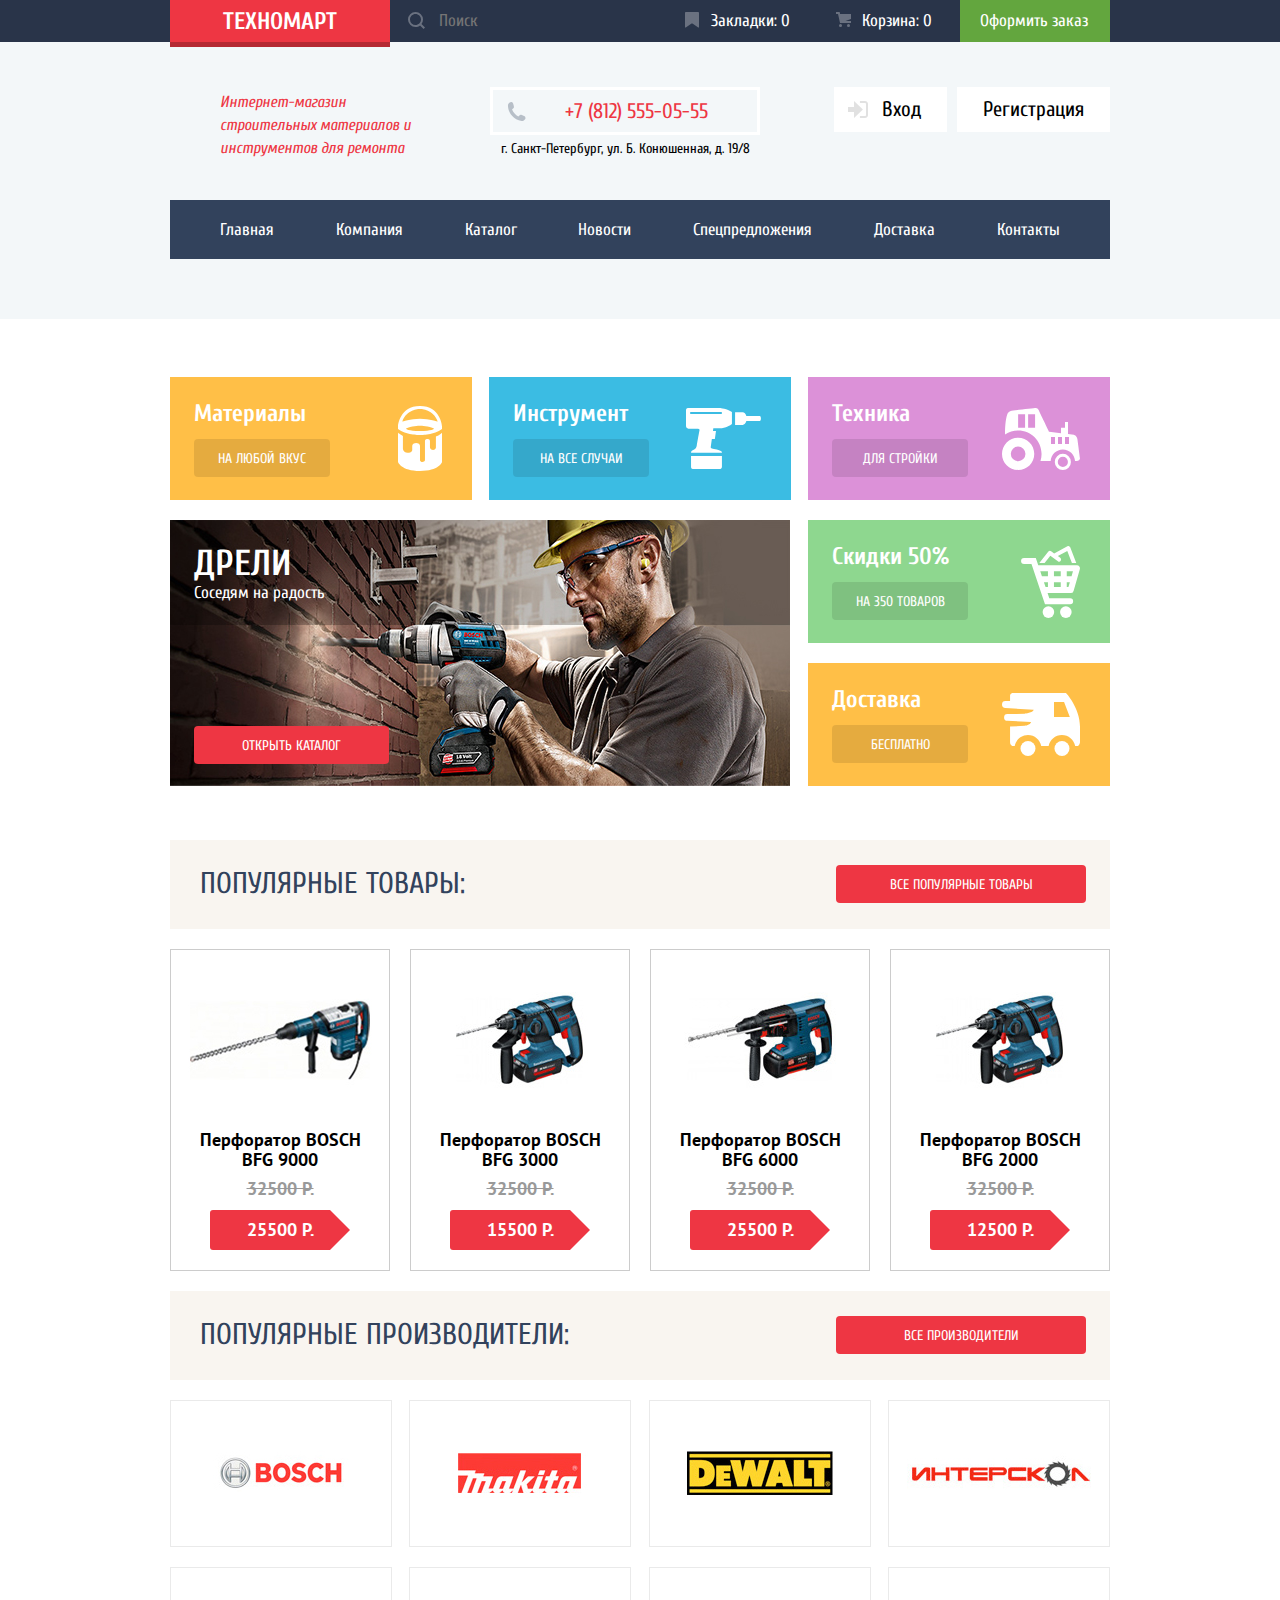
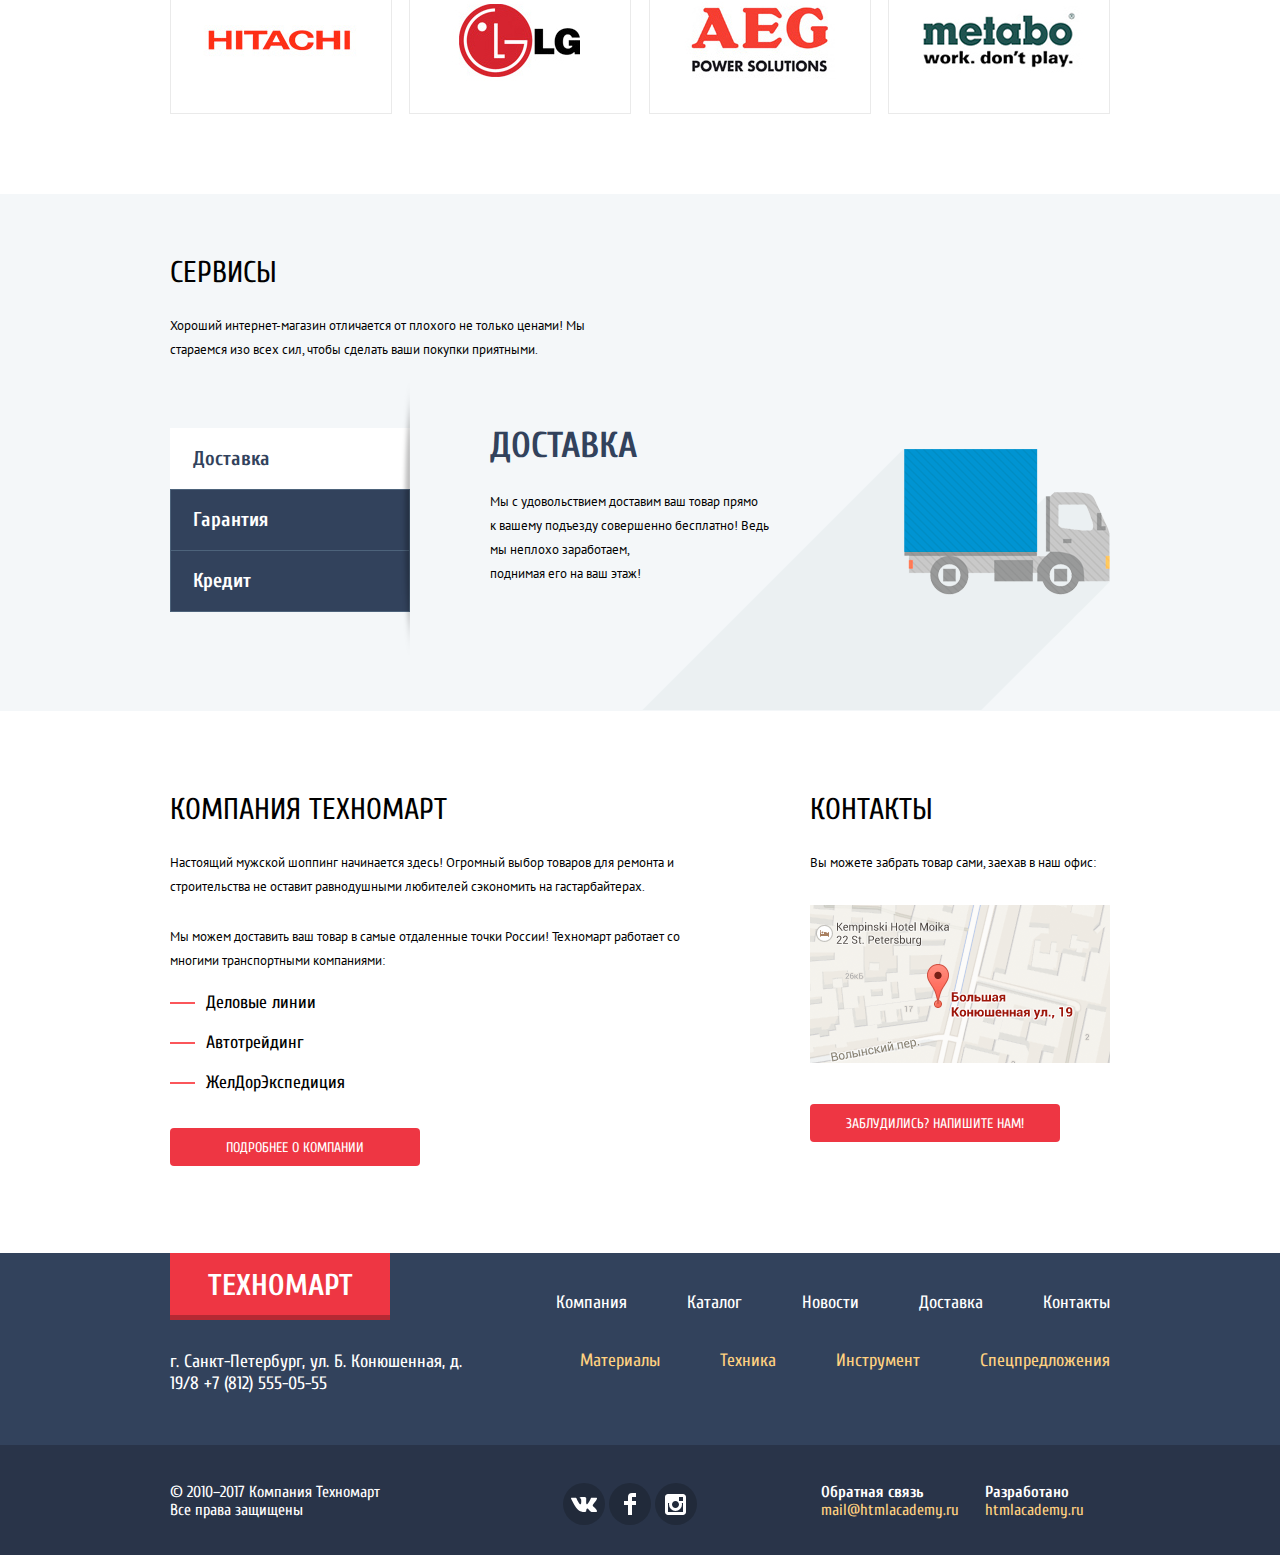
<file: index.html>
<!DOCTYPE html>
<html lang="ru">
  <head>
    <meta charset="utf-8">
    <title>HTML Academy: Техномарт</title>
    <link rel="stylesheet" href="css/normalize.css">
    <link rel="stylesheet" type="text/css" href="css/style.css">
    <link href="https://fonts.googleapis.com/css?family=Cuprum:400,400i,700,700i|PT+Sans:400,400i,700,700i&amp;subset=cyrillic" rel="stylesheet">
  </head>


  <body>


    <header>
      <div class="purchase-panel">
        <div class="purchase-nav container">
          <a class="logo-button" aria-label="Логотип компании">ТЕХНОМАРТ</a>
          <!-- Форма поиска -->
          <form class="header-search">
            <label for="search" class="visually-hidden">Поиск по сайту</label>
            <input id="search" type="search" name="Поиск" placeholder="Поиск" class="search-field">
          </form>
          <ul class="purchase-links list">
            <li><a class="bookmarks-link" href="bookmarks.html">Закладки: 0</a></li>
            <li><a class="basket-link" href="basket.html">Корзина: 0</a></li>
            <li><a class="buy-link" href="purchase.html">Оформить заказ</a></li>
          </ul>
        </div>
  		</div>
  		<div class="info-panel">
        <div class="info-panel container">
          <p class="info-panel-descriptor">Интернет-магазин строительных материалов и инструментов для ремонта
          </p>
          <div class="info-panel-contacts">
            <a class="info-panel-phone" href="tel:+78125550555" aria-label="Позвоните нам по телефону">+7 (812) 555-05-55</a>
            <p class="info-panel-address" aria-label="Наш адрес">г. Санкт-Петербург, ул. Б. Конюшенная, д. 19/8
            </p>
          </div>
          <ul class="user-navigation list">
            <li><a class="login" href="login.html">Вход</a></li>
            <li><a class="register" href="signup.html">Регистрация</a></li>
          </ul>
        </div>
  		</div>

<!-- Главная навигация -->

        <nav class="container" aria-label="Навигация по сайту">
          <div class="main-navigation"> <!-- Можно без дива)) Но тогда получится не как в дизайне, а без увеличенных отступов слева и справа -->
            <ul class="main-nav list">
              <li><a class="main-nav-current" href="index.html">Главная</a></li>
              <li><a href="company.html">Компания</a></li>
              <li><a href="catalog.html">Каталог</a></li>
              <li><a href="news.html">Новости</a></li>
              <li><a href="special-offer.html">Спецпредложения</a></li>
              <li><a href="delivery.html">Доставка</a></li>
              <li><a href="contacts.html">Контакты</a></li>
            </ul>
          </div>
        </nav>
  	</header>
  	

    <main>

<!-- Плитка категорий -->

  		<section class="items-category">
  			<h1 class="visually-hidden">Сайт магазина Техномарт</h1>

  			<div class="item-category materials">
  				<p class="items-header">Материалы</p>
  				<a class="items-category-button" href="" aria-label="Открыть каталог материалов">На любой вкус</a>
  			</div>

  			<div class="item-category tools">
  				<p class="items-header">Инструмент</p>
  				<a class="items-category-button" href="" aria-label="Открыть каталог инструментов">На все случаи</a>
  			</div>

  			<div class="item-category equipment">
  				<p class="items-header">Техника</p>
  				<a class="items-category-button" href="" aria-label="Открыть каталог техники">Для стройки</a>
  			</div>

        <!-- Как слайдер влияет на разметку? Сверстать оба слайда! Position absolute, z index 10 -->
        <div class="items-category-slider">
          <div class="slide perf">
            <div class="items-category-text">
              <p class="slider-header">Перфораторы</p>
              <p class="slider-description">Настоящие мужские игрушки</p>
            </div>
            <a class="slider red-button" href="#" aria-label="Открыть каталог перфораторов">Открыть каталог</a>
          </div>
          <div class="slide drill">
            <div class="items-category-text">
              <p class="slider-header">Дрели</p>
              <p class="slider-description">Соседям на радость</p>
            </div>
            <a class="slider red-button" href="#" aria-label="Открыть каталог дрелей">Открыть каталог</a>
          </div>
        </div>

        <div> <!-- Группировка для флекса -->
          <div class="items-category-float">
            <div class="item-category sale">
              <p class="items-header">Скидки 50%</p>
              <a class="items-category-button" href="" aria-label="Открыть страницу товаров со скидками">На 350 товаров</a>
            </div>
            <div class="item-category delivery">
              <p class="items-header">Доставка</p>
              <a class="items-category-button" href="" aria-label="Условия доставки">Бесплатно</a>
            </div>
          </div>
        </div>
  		</section>

<!-- Популярные товары -->

  		<section class="popular-items">
        <div class="items header-block">
          <h2>Популярные товары:</h2>
          <a class="red-button" href="popular-items.html">Все популярные товары</a>
        </div>
        <div class="popular-items container">
          <div class="item-card">
  				<img class="item-pic" src="img/snippet-32961.jpg" width="200" height="160" alt="Фото товара">
  				<h3>Перфоратор BOSCH BFG 9000</h3>
  				<p class="old-price">32500 Р.</p>
  				<p class="new-price">25500 Р.</p>
          </div>
          <div class="item-card">
  				  <img class="item-pic" src="img/snippet-18927.jpg" width="200" height="160" alt="Фото товара">
  				  <h3>Перфоратор BOSCH BFG 3000</h3>
  				  <p class="old-price">32500 Р.</p>
  				  <p class="new-price">15500 Р.</p>
          </div>
          <div class="item-card">
  				  <img class="item-pic" src="img/snippet-945.jpg" width="200" height="160" alt="Фото товара">
  				  <h3>Перфоратор BOSCH BFG 6000</h3>
  				  <p class="old-price">32500 Р.</p>
  				  <p class="new-price">25500 Р.</p>
          </div>
          <div class="item-card">
  				  <img class="item-pic" src="img/snippet-18927.jpg" width="200" height="160" alt="Фото товара">
  				  <h3>Перфоратор BOSCH BFG 2000</h3>
  				  <p class="old-price">32500 Р.</p>
  				  <p class="new-price">12500 Р.</p>
  				  <!-- Непонятно что делать с лейблом new span с тектомю position relative, absoluse - transform rotate, overflow hidden -->
          </div>
        </div>
  		</section>

<!-- Популярные бренды -->

  		<section class="popular-brands">
        <div class="brands header-block">
          <h2>Популярные производители:</h2>
          <a class="red-button" href="allbrands.html">Все производители</a>
        </div>
        <div class="popular-brands container">
          <ul class="popular-brands list">
            <li>
              <a class="logo-link" href="catalog-bosch.html">
              <img src="img/bosch.jpg" width="200" height="110" alt="logo-bosch">
              </a>  
            </li>
            <li>
              <a class="logo-link" href="catalog-makita.html">
                <img src="img/makita.jpg" width="200" height="110" alt="logo-makita">
              </a>  
            </li>
            <li>
              <a class="logo-link" href="catalog-de-walt.html">
                <img src="img/de-walt.jpg" width="200" height="110" alt="logo-de-walt">
              </a>  
            </li>
            <li>
              <a class="logo-link" href="catalog-interskol.html">
                <img src="img/interskol.jpg" width="200" height="110" alt="logo-interskol">
              </a>  
            </li>
            <li>
              <a class="logo-link" href="catalog-hitachi.html">
                <img src="img/hitachi.jpg" width="200" height="110" alt="logo-hitachi">
              </a>  
            </li>
            <li>
              <a class="logo-link" href="catalog-lg.html">
                <img src="img/lg.jpg" width="200" height="110" alt="logo-lg">
              </a>  
            </li>
            <li>
              <a class="logo-link" href="catalog-aeg.html">
                <img src="img/aeg.jpg" width="200" height="110" alt="logo-aeg">
              </a>  
            </li>
            <li>
              <a class="logo-link" href="catalog-metabo.html">
                <img src="img/metabo.jpg" width="200" height="110" alt="logo-metabo">
              </a>  
            </li> 
          </ul>
        </div>
  		</section>

<!-- Сервисы -->

  		<section class="services">
        
        <div class="services container">
          
          <div class="services header">
            <h2>Сервисы</h2>
            <p class="text13-24">Хороший интернет-магазин отличается от плохого не только ценами! Мы стараемся изо всех сил, чтобы сделать ваши покупки приятными.</p>
          </div>

          <div class="services-for-flex">

            <div class="tabs" aria-label="Наши сервисы">
              <ul class="tab list">
                <li class="tab-active"><a href="#">Доставка</a></li>
                <li><a href="#">Гарантия</a></li>
                <li><a href="#">Кредит</a></li>
              </ul>
            </div>

            <div class="tabs-content">

              <div class="tab-content delivery">
                <h3>Доставка</h3>
                <p class="text13-24">
                  Мы с удовольствием доставим ваш товар прямо<br>
                  к вашему подъезду совершенно бесплатно!
                  Ведь мы неплохо заработаем,<br>
                  поднимая его на ваш этаж!
                </p>
              </div>
            
              <div class="tab-content guaranty hidden">
                <h3>Гарантия</h3>
                <p class="text13-24">
                Если купленный у нас товар поломается или заискрит,<br>
                а также в случае пожара, спровоцированного его возгаранием, вы всегда можете быть уверены в нашей гарантии. Мы обменяем сгоревший товар на новый.<br>
                Дом уж восстановите как-нибудь сами.
                </p>
              </div>

              <div class="tab-content credit hidden">
                <h3>Кредит</h3>
                <p class="text13-24">
                Залезть в долговую яму стало проще!<br>
                Кредитные консультанты придут вам на помощь.
                </p>
                <a class="red-button" href="#">Отправить заявку</a>
              </div>

            </div>

          </div>

        </div>

  		</section>


      <div class="info container">

        <section class="info-company">
          <h2>Компания Техномарт</h2>
          <p class="text13-24">Настоящий мужской шоппинг начинается здесь! Огромный выбор товаров для ремонта и строительства не оставит равнодушными любителей сэкономить на гастарбайтерах.</p>
          <p class="text13-24">Мы можем доставить ваш товар в самые отдаленные точки России! Техномарт работает со многими транспортными компаниями:</p>
          <ul class="info-company list">
            <li>Деловые линии</li>
            <li>Автотрейдинг</li>
            <li>ЖелДорЭкспедиция</li>
          </ul>
          <a class="red-button" href="company.html">Подробнее о компании</a>
        </section>

        <section class="contacts">
          <h2>Контакты</h2>
          <p class="text13-24">Вы можете забрать товар сами, заехав в наш офис:</p>
          <a class="map" href="#">
            <img src="img/map.jpg" width="300" height="158" alt="google-map">
          </a>
          <!-- Как правильно разметить карту? -->
          <a class="red-button" href="#">Заблудились? Напишите нам!</a>
      </section>
      </div>
    

    </main>


    <footer class="main-footer">

      <div class="footer-flex container">

        <div class="footer-group-f">
          <div class="footer-logo">
            <a class="footer-logo-button">ТЕХНОМАРТ</a>
          </div>
          <ul class="footer-nav-f list">
            <li><a href="company.html">Компания</a></li>
            <li><a href="catalog.html">Каталог</a></li>
            <li><a href="news.html">Новости</a></li>
            <li><a href="delivery.html">Доставка</a></li>
            <li><a href="contacts.html">Контакты</a></li>
          </ul>
        </div>

        <div class="footer-group-s">
          <div class="footer-description"> г. Санкт-Петербург, ул. Б. Конюшенная, д.
          19/8 +7 (812) 555-05-55
          </div>
          <ul class="footer-nav-s list">
            <li><a href="materials.html">Материалы</a></li>
            <li><a href="tech">Техника</a></li>
            <li><a href="equipment.html">Инструмент</a></li>
            <li><a href="special-offer.html">Спецпредложения</a></li>
          </ul>
        </div>

      </div>

  	</footer>


    <footer class="info-footer">
      <div class="info-footer-flex container">
        <p class="footer-copyright">
          &copy; 2010–2017 Компания Техномарт
          Все права защищены
        </p>
        <div class="social-buttons">
          <b class="visually-hidden">Присоединяйтесь к нам в социальных сетях</b>
          <ul class="social list">
            <li><a class="social-button vk" href="#" aria-label="Вконтакте">Вконтакте</a></li>
            <li><a class="social-button fb" href="#" aria-label="Фейсбук">Фейсбук</a></li>
            <li><a class="social-button insta" href="#" aria-label="Инстаграм">Инстаграм</a></li>
          </ul>
        </div>
        <p class="email-feedback">
          <b>Обратная связь</b>
          <a href="mailto:mail@htmlacademy.ru">mail@htmlacademy.ru</a>
        </p>
        <p class="developed-by">
          <b>Разработано</b>
          <a href="https://htmlacademy.ru">htmlacademy.ru</a>
        </p>
      </div>
    </footer>



  </body>
</html>
</file>
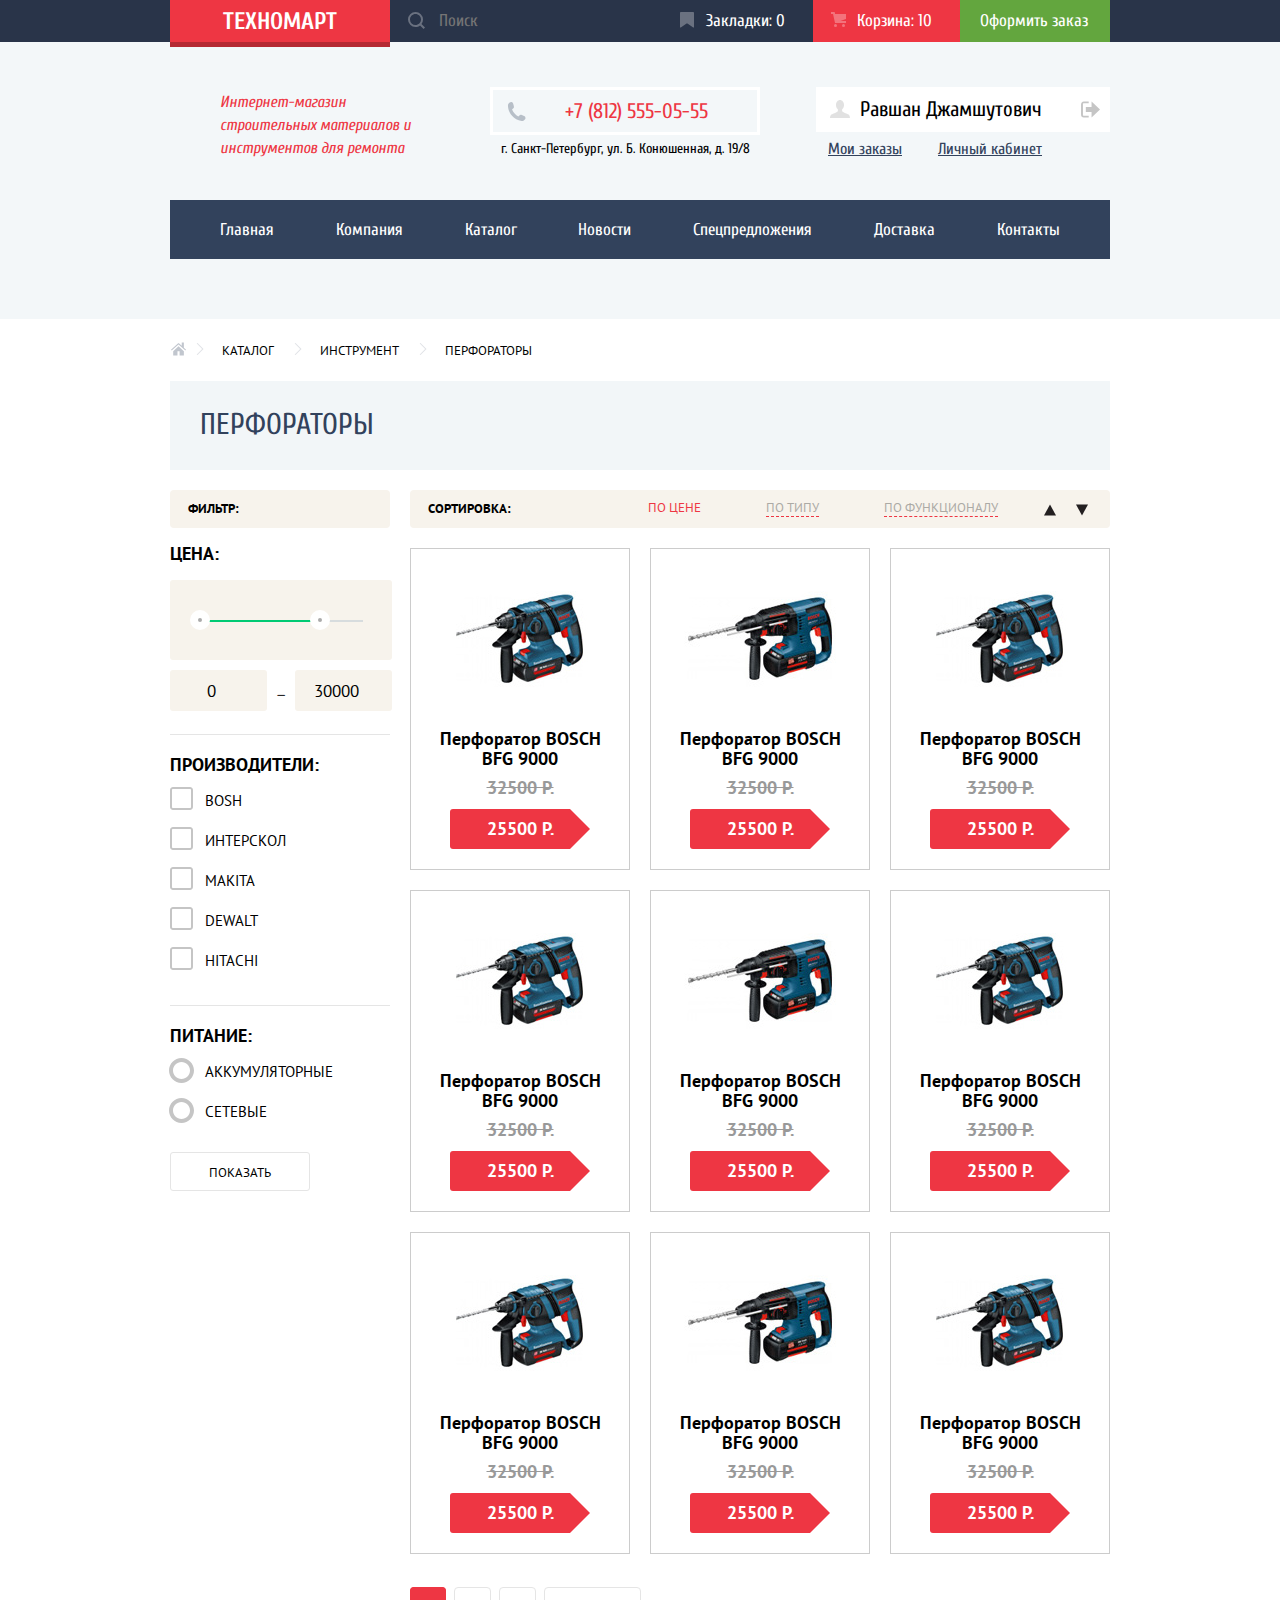
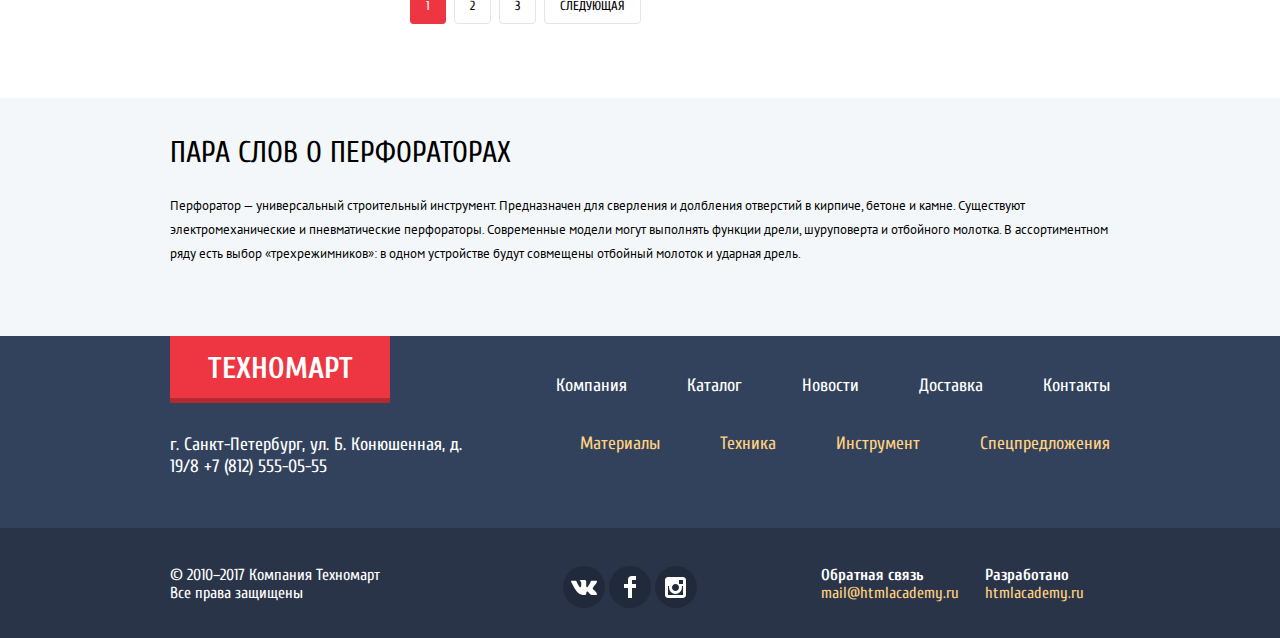
<file: catalog.html>
<!DOCTYPE html>
<html lang="ru">
  <head>
    <meta charset="utf-8">
    <title>HTML Academy: Техномарт</title>
    <link rel="stylesheet" href="css/normalize.css">
    <link rel="stylesheet" type="text/css" href="css/style.css">
    <link href="https://fonts.googleapis.com/css?family=Cuprum:400,400i,700,700i|PT+Sans:400,400i,700,700i&amp;subset=cyrillic" rel="stylesheet">
  </head>


  <body>


    <header>
      <div class="purchase-panel">
        <div class="purchase-nav container">
          <a class="logo-button" href="index.html" aria-label="Логотип компании">ТЕХНОМАРТ</a>
          <!-- Форма поиска -->
          <form class="header-search">
            <label for="search" class="visually-hidden">Поиск по сайту</label>
            <input id="search" type="search" name="Поиск" placeholder="Поиск" class="search-field">
          </form>
          <ul class="purchase-links list">
            <li><a class="bookmarks-link" href="bookmarks.html">Закладки: 0</a></li>
            <li><a class="basket-link active" href="basket.html">Корзина: 10</a></li>
            <li><a class="buy-link" href="purchase.html">Оформить заказ</a></li>
          </ul>
        </div>
      </div>
      <div class="info-panel">
        <div class="info-panel container">
          <p class="info-panel-descriptor">Интернет-магазин строительных материалов и инструментов для ремонта
          </p>
          <div class="info-panel-contacts">
            <a class="info-panel-phone" href="tel:+78125550555" aria-label="Позвоните нам по телефону">+7 (812) 555-05-55</a>
            <p class="info-panel-address" aria-label="Наш адрес">г. Санкт-Петербург, ул. Б. Конюшенная, д. 19/8
            </p>
          </div>
          <div>
            <ul class="user-navigation list">
              <li><a class="customer-name" href="profile.html">Равшан Джамшутович</a></li>
              <li><a class="logout" href="index.html">
                <img src="icons/icon-logout.svg" width="20" height="17" alt="Выйти из личного кабинета">
              </a></li>
            </ul>
            <ul class="personal-links list">
              <li><a href="purchase-history.html">Мои заказы</a></li>
              <li><a href="account.html">Личный кабинет</a></li>
            </ul>
          </div>
        </div>
      </div>

<!-- Главная навигация -->

        <nav class="container" aria-label="Навигация по сайту">
          <div class="main-navigation"> <!-- Можно без дива)) Но тогда получится не как в дизайне, а без увеличенных отступов слева и справа -->
            <ul class="main-nav list">
              <li><a class="main-nav-current" href="index.html">Главная</a></li>
              <li><a href="company.html">Компания</a></li>
              <li><a href="catalog.html">Каталог</a></li>
              <li><a href="news.html">Новости</a></li>
              <li><a href="special-offer.html">Спецпредложения</a></li>
              <li><a href="delivery.html">Доставка</a></li>
              <li><a href="contacts.html">Контакты</a></li>
            </ul>
          </div>
        </nav>
    </header>


  	<main>

      <section class="breadcrumbs">
        <h2 class="visually-hidden">Хлебные крошки</h2>
        <ul class="breadcrumbs list">
          <li><a class="breadcrumbs-link-home" href="index.html">
            <img src="icons/icon-home.svg" width="16" height="16" alt="на главную">
          </a></li>
          <li><a class="breadcrumbs-link" href="#">Каталог</a></li>
          <li><a class="breadcrumbs-link" href="#">Инструмент</a></li>
          <li><a class="breadcrumbs-link current">Перфораторы</a></li>
        </ul>
      </section>

      <section class="catalog-name header-block">
        <h2>Перфораторы</h2>
      </section>

<!--  Сетка на флексе -->

      <div class="for-flex container">


        <!-- Правая колонка - фильтр -->
        <div class="flex-for-filter">
          <!-- Фильтр -->
          <section class="filter">

            <h3>Фильтр:</h3>

            <form class="filter" method="get" action="#">
              <!-- Фильтр по цене -->
              <fieldset class="field">
                <legend>Цена:</legend>

                <div class="range-controls">
                  <div class="scale">
                    <div class="bar"></div>
                  </div>
                  <div class="toggle min-toggle"></div>
                  <div class="toggle max-toggle"></div>
                </div>

                <div class="price-range">
                  <label for="filter-price-from" class="visually-hidden">Минимальная цена</label>
                  <input id="filter-price-from" type="number" name="price-from" value="0" class="price-min">
                  <p>—</p>
                  <label for="filter-price-to" class="visually-hidden">Максимальная цена</label>
                  <input id="filter-price-to" type="number" name="price-to" value="30000" class="price-max">
                </div>
              </fieldset>
              <hr class="divider">
              <!-- Фильтр по производителю -->

              <fieldset class="field">
                <legend>Производители:</legend>
                <ul class="filter-brands list">
                  <li>
                    <input id="filter-bosh" type="checkbox" name="Bosh">
                    <label for="filter-bosh">Bosh</label>
                  </li>
                  <li>
                    <input id="filter-interskol" type="checkbox" name="Interskol">
                    <label for="filter-interskol">Интерскол</label>
                  </li>
                  <li>
                    <input id="filter-makita" type="checkbox" name="Makita">
                    <label for="filter-makita">Makita</label>
                  </li>
                  <li>
                    <input id="filter-deWalt" type="checkbox" name="DeWalt">
                    <label for="filter-deWalt">DeWalt</label>
                  </li>
                  <li>
                    <input id="filter-hitachi" type="checkbox" name="Hitachi">
                    <label for="filter-hitachi">Hitachi</label>
                  </li>
                </ul>

              </fieldset>
              <hr class="divider">

              <!-- Фильтр по питанию -->

              <fieldset class="field">
                <legend>Питание:</legend>
                <ul class="filter-supply list">
                  <li>
                    <input id="filter-battery" type="radio" name="battery">
                    <label for="filter-battery">Аккумуляторные</label>
                  </li>
                  <li>
                    <input id="filter-mains-supply" type="radio" name="mains supply">
                    <label for="filter-mains-supply">Сетевые</label>
                  </li>
                </ul>
              </fieldset>

              <!-- Кнопки -->
              <button type="submit" class="filter-show-result">Показать</button>
            </form>
          </section>
        </div>
        <!-- flex-for-filter -->

      <!-- Сортировка и выдача левая зона -->
      <div class="for-flex-left-zone">

        <section class="sort">
          <h3>Сортировка:</h3>
          <ul class="sort list">
            <li class="sort-link-active"><a href="#">По цене</a></li>
            <li class="sort-link"><a href="#">По типу</a></li>
            <li class="sort-link"><a href="#">По функционалу</a></li>
          </ul>
          <ul class="sort-icons list">
            <li ><a class="sort-up active" href="#">
              <img src="icons/sort-up.svg" width="12" height="12" alt="Сортировка по возрастанию">
            </a></li>
            <li ><a class="sort-down" href="#">
              <img src="icons/sort-down.svg" width="12" height="12" alt="Сортировка по убыванию">
            </a></li>
          </ul>
        </section>

        <!-- Выдача -->
        <section class="item-cards">
          <div class="item-card">
          	<div class="actions">
            	<a href="#" class="buy">Купить</a>
            	<a href="#" class="bookmark">В закладки</a>
            </div>
            <img class="item-pic" src="img/snippet-18927.jpg" width="200" height="160" alt="Фото товара">
            <h3>Перфоратор BOSCH BFG 9000</h3>
            <p class="old-price">32500 Р.</p>
            <p class="new-price">25500 Р.</p>
          </div>
          <div class="item-card">
            <div class="actions">
              <a href="#" class="buy">Купить</a>
              <a href="#" class="bookmark">В закладки</a>
            </div>
            <img class="item-pic" src="img/snippet-945.jpg" width="200" height="160" alt="Фото товара">
            <h3>Перфоратор BOSCH BFG 9000</h3>
            <p class="old-price">32500 Р.</p>
            <p class="new-price">25500 Р.</p>
          </div>
          <div class="item-card">
            <div class="actions">
              <a href="#" class="buy">Купить</a>
              <a href="#" class="bookmark">В закладки</a>
            </div>
            <img class="item-pic" src="img/snippet-18927.jpg" width="200" height="160" alt="Фото товара">
            <h3>Перфоратор BOSCH BFG 9000</h3>
            <p class="old-price">32500 Р.</p>
            <p class="new-price">25500 Р.</p>
          </div>


          <div class="item-card">
            <div class="actions">
              <a href="#" class="buy">Купить</a>
              <a href="#" class="bookmark">В закладки</a>
            </div>
            <img class="item-pic" src="img/snippet-18927.jpg" width="200" height="160" alt="Фото товара">
            <h3>Перфоратор BOSCH BFG 9000</h3>
            <p class="old-price">32500 Р.</p>
            <p class="new-price">25500 Р.</p>
          </div>
          <div class="item-card">
            <div class="actions">
              <a href="#" class="buy">Купить</a>
              <a href="#" class="bookmark">В закладки</a>
            </div>
            <img class="item-pic" src="img/snippet-945.jpg" width="200" height="160" alt="Фото товара">
            <h3>Перфоратор BOSCH BFG 9000</h3>
            <p class="old-price">32500 Р.</p>
            <p class="new-price">25500 Р.</p>
          </div>
          <div class="item-card">
            <div class="actions">
              <a href="#" class="buy">Купить</a>
              <a href="#" class="bookmark">В закладки</a>
            </div>
            <img class="item-pic" src="img/snippet-18927.jpg" width="200" height="160" alt="Фото товара">
            <h3>Перфоратор BOSCH BFG 9000</h3>
            <p class="old-price">32500 Р.</p>
            <p class="new-price">25500 Р.</p>
          </div>


          <div class="item-card">
            <div class="actions">
              <a href="#" class="buy">Купить</a>
              <a href="#" class="bookmark">В закладки</a>
            </div>
            <img class="item-pic" src="img/snippet-18927.jpg" width="200" height="160" alt="Фото товара">
            <h3>Перфоратор BOSCH BFG 9000</h3>
            <p class="old-price">32500 Р.</p>
            <p class="new-price">25500 Р.</p>
          </div>
          <div class="item-card">
            <div class="actions">
              <a href="#" class="buy">Купить</a>
              <a href="#" class="bookmark">В закладки</a>
            </div>
            <img class="item-pic" src="img/snippet-945.jpg" width="200" height="160" alt="Фото товара">
            <h3>Перфоратор BOSCH BFG 9000</h3>
            <p class="old-price">32500 Р.</p>
            <p class="new-price">25500 Р.</p>
          </div>
          <div class="item-card">
            <div class="actions">
              <a href="#" class="buy">Купить</a>
              <a href="#" class="bookmark">В закладки</a>
            </div>
            <img class="item-pic" src="img/snippet-18927.jpg" width="200" height="160" alt="Фото товара">
            <h3>Перфоратор BOSCH BFG 9000</h3>
            <p class="old-price">32500 Р.</p>
            <p class="new-price">25500 Р.</p>
          </div>


          <nav class="pagination">
            <ul>
              <li><a class="pagination-button active" aria-label="текущая страница, страница 1">1</a>
              </li>
              <li><a class="pagination-button" aria-label="на страницу 2" href="#">2</a>
              </li>
              <li><a class="pagination-button" aria-label="на страницу 3" href="#">3</a>
              </li>
              <li><a class="pagination-button" aria-label="на следующую страницу" href="#">Следующая</a>
             </li>
            </ul>
          </nav>

        </section>
      </div>

      </div>
      <!-- закрывающий див для всей сетки -->


<!-- Текст о перфораторах -->

      <section class="seo-text">
        <div class="container">
          <h2>Пара слов о перфораторах</h2>
          <p class="text13-24">
            Перфоратор — универсальный строительный инструмент. Предназначен для сверления и долбления отверстий в кирпиче, бетоне и камне. Существуют электромеханические и пневматические перфораторы. Современные модели могут выполнять функции дрели, шуруповерта и отбойного молотка. В ассортиментном ряду есть выбор «трехрежимников»: в одном устройстве будут совмещены отбойный молоток и ударная дрель.
          </p>
        </div>
      </section>


  	</main>


    <footer class="main-footer">

      <div class="footer-flex container">

        <div class="footer-group-f">
          <div class="footer-logo">
            <a class="footer-logo-button">ТЕХНОМАРТ</a>
          </div>
          <ul class="footer-nav-f list">
            <li><a href="company.html">Компания</a></li>
            <li><a href="catalog.html">Каталог</a></li>
            <li><a href="news.html">Новости</a></li>
            <li><a href="delivery.html">Доставка</a></li>
            <li><a href="contacts.html">Контакты</a></li>
          </ul>
        </div>

        <div class="footer-group-s">
          <div class="footer-description"> г. Санкт-Петербург, ул. Б. Конюшенная, д.
          19/8 +7 (812) 555-05-55
          </div>
          <ul class="footer-nav-s list">
            <li><a href="materials.html">Материалы</a></li>
            <li><a href="tech">Техника</a></li>
            <li><a href="equipment.html">Инструмент</a></li>
            <li><a href="special-offer.html">Спецпредложения</a></li>
          </ul>
        </div>

      </div>
    </footer>


    <footer class="info-footer">
      <div class="info-footer-flex container">
        <p class="footer-copyright">
          &copy; 2010–2017 Компания Техномарт
          Все права защищены
        </p>
        <div class="social-buttons">
          <b class="visually-hidden">Присоединяйтесь к нам в социальных сетях</b>
          <ul class="social list">
            <li><a class="social-button vk" href="#" aria-label="Вконтакте">Вконтакте</a></li>
            <li><a class="social-button fb" href="#" aria-label="Фейсбук">Фейсбук</a></li>
            <li><a class="social-button insta" href="#" aria-label="Инстаграм">Инстаграм</a></li>
          </ul>
        </div>
        <p class="email-feedback">
          <b>Обратная связь</b>
          <a href="mailto:mail@htmlacademy.ru">mail@htmlacademy.ru</a>
        </p>
        <p class="developed-by">
          <b>Разработано</b>
          <a href="https://htmlacademy.ru">htmlacademy.ru</a>
        </p>
      </div>
    </footer>


  </body>
</html>
</file>
<file: css/style.css>
body {
	margin: 0;
	padding: 0;
	/* Это задано только для тега body и не наследуется остальным тегам */
	font-family: Cuprum, Arial, sans-serif;
	font-size: 13px;
	line-height: 24px;
	font-weight: 400;
	color: black;
	text-transform: none;
	background-color: white;
}

h2 {
	font-size: 30px;
	line-height: 30px;
	font-weight: 400;
	text-transform: uppercase;

	color: #32425c;
	margin: 0px;
}

a {
	text-decoration: none;
}

header {
	width: auto;
	height: auto;
	background-color: #f3f7f9;
	padding-bottom: 60px;

}

/* Общие селекторы */

.visually-hidden:not(:focus):not(:active),
input[type="checkbox"].visually-hidden,
input[type="checkbox"].visually-hidden {
  position: absolute;

  width: 1px;
  height: 1px;
  margin: -1px;
  border: 0px;
  padding: 0px;

  clip-path: inset(100%);
  clip: rect(0 0 0 0);
  overflow: hidden;

}

.list {
	list-style: none;
	padding: 0px;
	margin: 0px;
}

.container {
	width: 940px;
	margin-left: auto;
	margin-right: auto;
}

.red-button {
	width: 250px;
	height: 14px;
	text-align: center;

	border-radius: 4px;
	display: inline-block;

	padding-top: 13px;
	padding-bottom: 11px;

	font-size: 14px;
	line-height: 14px;
	text-transform: uppercase;
	color: #ffffff;

	background-color: #ee3643;

}

.text13-24 {
	font-family: "PT Sans", Arial, sans-serif;
	font-size: 13px;
	line-height: 24px;
	margin: 0px;
}

.header-block {
	width: 886px;
	height: 38px;
	background-color: #f9f5f0;
	margin-left: auto;
	margin-right: auto;
	display: flex;
	justify-content: space-between;

	padding-top: 25px;
	padding-left: 30px;
	padding-right: 24px;
	padding-bottom: 26px;

}


/* Пошла стилизация элементов */

.purchase-panel {
	background-color: #293449;
	/* Нужно, чтобы относительно него выровнять container c purchase-nav */
}

.purchase-nav.container {
	width: 940px;
	height: 42px;
	display: flex;
	flex-wrap: wrap;
}

.logo-button {
    width: 220px;
    padding-top: 10px;
    font-size: 24px;
    line-height: 24px;
    font-weight: 700;
    color: #ffffff;
    text-align: center;

    background-color: #ee3643;
    box-shadow: 0 5px #b52933;
}

/* Форма поиска */
.header-search {
	width: 270px;
	background-color: #293449;
	position: relative;
}

.search-field {
	width: 100%;
	padding: 12px 0 12px 49px;
	font-size: 17px;
	line-height: 18px;
	font-weight: 400;
	font-style: normal;
	font-family: "Cuprum", "Arial", sans-serif;
	color: #ffffff;
	background-color: #293449;
	border: none;
	outline: none;
}

.search-field:hover {
	background-color: #161d29;
	color: #ffffff;
}

.search-field:focus,
.search-field:active {
	background-color: #ffffff;
	color: #000000;
}

.header-search:before {
	content: "";
	position: absolute;
	top: 12px;
	left: 18px;
	width: 17px;
	height: 17px;
	background-image: url("../icons/icon-search.svg");
	background-repeat: no-repeat;
	background-position: 0 0;
	opacity: 0.3;
}

/* Как заставить реагировать на наведение, фокус и актив? */
.header-search:hover::before {
	opacity: 0,5;
}

.header-search:focus::before {
	background-image: url("../icons/icon-search-focus.svg");
	opacity: 1;

}
.purchase-links  {
	width: 450px;
	height: 42px;
	display: flex;
	flex-wrap: wrap;
	justify-content: flex-end;
}

.purchase-links a {
	position: relative;
	display: block;
	vertical-align: middle;

	font-size: 17px;
	line-height: 18px;
	color: #ffffff;

	padding-top: 12px;
	padding-bottom: 12px;
	padding-left: 44px;
	padding-right: 28px;

	text-align: center;
}

.purchase-links a:hover {
	background-color: #2d3a51;
}

.purchase-links a:active {
	background-color: #161d29;
	color: rgba(255, 255, 255, 0.5);
}

.bookmarks-link:before {
	content: "";
	position: absolute;
	top: 12px;
	left: 18px;
	width: 17px;
	height: 17px;
	background-image: url("../icons/icon-bookmark.svg");
	background-repeat: no-repeat;
	background-position: 0 0;
	opacity: 0.3;
}

.basket-link:before {
	content: "";
	position: absolute;
	top: 12px;
	left: 18px;
	width: 17px;
	height: 17px;
	background-image: url("../icons/icon-cart.svg");
	background-repeat: no-repeat;
	background-position: 0 0;
	opacity: 0.3;
}

.basket-link.active {
	background-color: #ee3643;
}

.basket-link.active:hover {
	background-color: #f63845;
}

a.buy-link {
	/* a. нужно, чтобы победить каскадность - иначе наследутся стили выше, как более редкие*/
	background-color: #63a63e;
	padding-left: 20px;
	padding-right: 22px;
}

a.buy-link:hover {
	background-color: #68ae41;
}

a.buy-link:active {
	background-color: #518534;
	color: rgba(255, 255, 255, 0.5);
}


.info-panel {
}

.info-panel.container {
	padding-top: 33px;
	padding-bottom: 24px;
	display: flex;
	justify-content: space-between;
}

.info-panel-descriptor {
	display: block;
	width: 200px;
	padding-left: 50px;
	padding-right: 50px;
	font-family: Cuprum, Arial, sans-serif;
	font-style: italic;
	font-size: 16px;
	line-height: 23px;
	color: #ee3643;
}

.info-panel-contacts {
	width: 270px;
	padding-top: 12px;
	padding-right: 30px;
}

a.info-panel-phone {
	display: block;
	position: relative;

	padding-top: 11px;
	padding-left: 70px;
	padding-right: 48px;
	padding-bottom: 10px;

	text-align: center;
	font-size: 21px;
	line-height: 21px;
	color: #ee3643;

	border: solid 3px #ffffff;
}

.info-panel-phone:before {
	content: "";
	position: absolute;
	top: 12px;
	left: 14px;
	width: 20px;
	height: 20px;
	background-image: url("../icons/icon-phone.svg");
	background-repeat: no-repeat;
	background-position: 0 0;
	opacity: 1
}

.info-panel-address {
	display: block;
	margin-top: 2px;
	font-size: 14px;
	line-height: 24px;
	text-align: center;
}

.user-navigation {
	width: 300px;
	display: flex;
	flex-wrap: wrap;
	justify-content: flex-end;

	padding-top: 12px;
}

.register {
	position: relative;
	display: block;
	font-size: 21px;
	line-height: 21px;
	color: #000000;

	background-color: #ffffff;

	padding-top: 12px;
	padding-left: 26px;
	padding-right: 26px;
	padding-bottom: 12px;

	text-align: center;

	margin-left: 10px;
}

.login {
	position: relative;
	display: block;
	font-size: 21px;
	line-height: 21px;
	color: #000000;

	background-color: #ffffff;

	padding-top: 12px;
	padding-left: 48px;
	padding-right: 26px;
	padding-bottom: 12px;

	text-align: center;

	margin-left: 10px;
}


.login:before {
	content: "";
	position: absolute;
	top: 14px;
	left: 14px;
	width: 20px;
	height: 17px;
	background-image: url("../icons/icon-login.svg");
	background-repeat: no-repeat;
	background-position: 0 0;
	opacity: 0.5;
}

.login:hover,
.register:hover {
	color: #ee3643;
}

.main-navigation {
	padding-left: 20px; /* Для этих кривых отступов по бокам */
	padding-right: 20px;
	background-color: #32425c;
}

.main-nav {
	display: flex;
	justify-content: space-between;
}

.main-nav a {
	display: block;
	vertical-align: middle;

	padding-top: 21px;
	padding-left: 30px;
	padding-right: 30px;
	padding-bottom: 21px;

	font-size: 17px;
	line-height: 17px;
	color: #ffffff;
}

.main-nav a:hover {
	background-color: #293449;
}


main {
	width: auto;
	height: auto;
	background-color: #ffffff; 

}


/* Плитка категорий */


section.items-category {
	margin-top: 58px;

}

.items-category {
	width: 940px;
	margin-left: auto;
	margin-right: auto;
	display: flex;
	flex-wrap: wrap;
	justify-content: space-between;
}

.item-category {
	position: relative;
	width: 248px;
	height: 75px;

	margin-bottom: 20px;

	padding-top: 22px;
	padding-bottom: 26px;
	padding-left: 24px;
	padding-right: 30px;

	background-color: #ffbf47;
}

.items-header {
  font-size: 24px;
  font-weight: 700;
  line-height: 30px;
  color: #ffffff;
  
  margin: 0px;
}


.items-category-slider {
	position: relative;
	width: 572px;
	height: 218px;
}

.slide {
	position: absolute;
	width: 572px;
	height: 218px;
	top: 0;
	left: 0;

	padding-top: 26px;
	padding-left: 24px;
	padding-right: 24px;
	padding-bottom: 22px;

	display: flex;
	flex-direction: column;
	justify-content: space-between;
}

.slide.perf {
	z-index: 1;
	background-image: url(../img/2-slider.jpg);
}

.slide.drill{
	z-index: 10;
	background-image: url(../img/1-slider.jpg);
}

p.slider-header {
  font-size: 36px;
  font-weight: 700;
  line-height: 36px;
  color: #ffffff;
  text-transform: uppercase;

  margin: 0px;
}

p.slider-description {
  font-size: 17px;
  line-height: 18px;
  font-weight: 400;
  color: #ffffff;

  margin-top: 2px;
  margin-left: 0px; 
  margin-right: 0px;
  margin-bottom: 0px;
}

.slider.red-button {
	width: 195px;
}


.item-category.materials {
	background-image: url(../icons/icon-1.svg);
    background-position: right 30px center;
    background-repeat: no-repeat;

	background-color: #ffbf47;
}

.item-category.tools {
	background-image: url(../icons/icon-2.svg);
    background-position: right 30px center;
    background-repeat: no-repeat;
	background-color: #3bbce3;
}

.item-category.equipment {
	background-image: url(../icons/icon-3.svg);
    background-position: right 30px center;
    background-repeat: no-repeat;

	background-color: #dc91d8;
}

.item-category.sale {
	background-image: url(../icons/icon-4.svg);
    background-position: right 30px center;
    background-repeat: no-repeat;

	background-color: #8ed78f;
}

.item-category.delivery {
	background-image: url(../icons/icon-5.svg);
    background-position: right 30px center;
    background-repeat: no-repeat;

	background-color: #ffbf47;
}



.items-category-button {
	width: 136px;
	height: 14px;
	text-align: center;

	border-radius: 4px;
	display: inline-block;

	padding-top: 13px;
	padding-bottom: 11px;
	margin-top: 10px;

	font-size: 14px;
	line-height: 14px;
	text-transform: uppercase;
	color: #ffffff;

	background-color: rgba(0, 0, 0, 0.1);

}

.items-category-button:hover {
	  background-color: rgba(0, 0, 0, 0.2);
}

/* Популярные товары */


section.popular-items {
	margin-top: 34px;

}

.popular-items.container {
	display: flex;
	flex-wrap: wrap;
	justify-content: space-between;
}

.header-block h2 {
	line-height: 38px;
}


 /* Популярные бренды */


section.popular-brands {
	margin-top: 20px;

}

.popular-brands.container {
}

.popular-brands.list {
	margin: 0px;
	padding: 0px;
	width: 940px;
	height: auto;
	display: flex;
	flex-wrap: wrap;
	justify-content: space-between;
}

.popular-brands.list li {
	display: block;
	width: 220px;
	height: 128px;
	margin-top: 20px;
	background-color: #ffffff;
	border: solid 1px #eaeaea;
	text-align: center;

	padding-top: 17px;
}

.logo-link a {

}

/* Сервисы 

- Есть проблема - если не задавать фиксированную высоту в помеченных местах -
то абсолютно позиционированные элементы не влезают в контейнер и обезаются.
Но тут задавать высоту фиксированно бы не хотелось, контент - то может меняться! */


section.services {
	margin-top: 80px;
	background-color: #f4f7f9;
	padding-top: 64px;
	padding-bottom: 100px;
}

.services.container {
	width: 940px;
 /* height: 522px; Можно зафиксировать */
	display: flex;
	flex-wrap: wrap;

}

div.services.header {
	width: 940px;
/* 	height: 96px; Можно зафиксировать */
}

.services.header h2 {
	color: #000000;
}

.header .text13-24 {
	width: 440px;
	margin-top: 26px;
	margin-bottom: 66px;

}

.services-for-flex {
	display: flex;
	flex-wrap: wrap;
}

.tabs {
	display: flex;
	position: relative;
}

.tabs:after {
	content: "";
	position: absolute;
	z-index: 30;
	top: -45px;
	left: 230px;
	width: 15px;
	height: 284px;
	background: url(../img/shadow.png) no-repeat;
	background-position: 0 0
}

.tab {
	display: flex;
	flex-direction: column;
}

.tab a {
	display: block;
    vertical-align: middle;
    width: 186px;

	font-size: 20px;
	line-height: 20px;
	font-weight: 700;
	color: #ffffff;

    background-color: #32425c;
	height: 20px;

	padding-top: 20px;
	padding-bottom: 20px;
	padding-left: 22px;
	padding-right: 30px;

	border: 1px solid #4d637b;
	margin-top: 0;
	margin-bottom: -1px;
}

.tab-active a {
	color: #32425c;
	background-color: #ffffff;
	border: 1px solid #ffffff;
}

.tabs-content {
	position: relative;
	width: 620px;
	margin-left: 80px;
}

.tab-content {
	width: 620px;
	height: 282px;
	position: absolute;
	top: 0px;
	left: 0px;
}

.tab-content.delivery {
	background-image: url(../img/tab-delivery.png);
	background-position: right bottom;
	background-repeat: no-repeat;
}

.tab-content.guaranty {
	background-image: url(../img/tab-guaranty.png);
	background-position: right bottom;
	background-repeat: no-repeat;
}

.tab-content.credit {
	background-image: url(../img/tab-credit.png);
	background-position: right bottom;
	background-repeat: no-repeat;
}

.tab-content.hidden {
	display: none;
}

.tab-content h3 {
	font-size: 36px;
	line-height: 36px;
	text-transform: uppercase;
	color: #32425c;
	margin-top: 0px;
	margin-bottom: 26px;
}

.tab-content p {
	width: 296px;
}


/* О компании и контакты */

.info.container {
	margin-top: 84px; 
	margin-bottom: 86px;
	display: flex;
	justify-content: space-between;
}

section.info-company {
	width: 540px;
}

section.contacts {
	width: 300px;
}

.info h2,
.contacts h2 {
	color: #000000;
}

.info .text13-24,
.contacts .text13-24 {
	margin-top: 26px;
}

.info-company {
	position: relative;
	font-family: "Cuprum", "Arial", sans-serif;
	font-size: 18px;
	line-height: 40px;
}

.info-company.list {
	margin: 10px 0px 24px 36px;
}
.info-company li {
	position: relative;
}

.info-company li::before {
	display: block;
	content: ""; /* Я хз как, но это работает)) */
	position: absolute;
	left: -36px; /* Хитрость */
	top: 19px;
	width: 25px;
	height: 2px;
	background: #fb565a;
}

.map {
	display: block;
	width: 300px;
	height: 158px;
	margin-bottom: 41px;
    margin-top: 30px;
}







/* !!!!!!!!!!!!!!!!!!КАТАЛОГ!!!!!!!!!!!!!!!!!! */


.personal-links {
	display: flex;
	justify-content: flex-start;
	margin-top: 8px;
}

.personal-links a {
	display: block;

	font-size: 16px;
	line-height: 18px;
	text-decoration: underline;

	padding-left: 18px;
	padding-right: 18px;

	color: #32425c;

}

.personal-links a:hover {
	color: #ee3643;
}

.customer-name {
	position: relative;
	display: block;
	font-size: 21px;
	line-height: 21px;
	color: #000000;

	background-color: #ffffff;

	padding-top: 12px;
	padding-left: 44px;
	padding-right: 30px;
	padding-bottom: 12px;
}

.customer-name:before {
	content: "";
    position: absolute;
    top: 13px;
    left: 14px;
    width: 20px;
    height: 18px;
    background-image: url(../icons/icon-user.svg);
    background-repeat: no-repeat;
    background-position: 0 0;
    opacity: 0.5;

}


.customer-name:hover {
	color: #ee3643;
}

.logout {
	display: block;
	color: #000000;

	background-color: #ffffff;

	padding-top: 14px;
	padding-left: 8px;
	padding-right: 10px;
	padding-bottom: 6px;

	margin-left: 0px;
}



section.breadcrumbs {
	position: relative;
	width: 940px;
	margin-left: auto;
	margin-right: auto;
	margin-top: 22px;
}

.breadcrumbs.list {
	width: 360px;
	height: 20px;
	display: flex;
}

.breadcrumbs-link {
	display: block;
	position: relative;
	font-family: "PT Sans", Arial, sans-serif;
	font-size: 13px;
	line-height: 18px;
	text-transform: uppercase;
	color: #000000;

	padding-top: 1px;
	padding-left: 36px;
	padding-right: 0px;
	padding-bottom: 0px;

	margin-right: 10px;

}

.breadcrumbs-link::before {
	content: "";
	position: absolute;
	top: 2px;
	left: 10px;
	width: 16px;
	height: 16px;
	background-image: url("../icons/icon-right-small.svg");
	background-repeat: no-repeat;
	background-position: 0 0;
	opacity: 0.5;
}





.catalog-name {
	background-color: #f2f6f8;
	margin-top: 20px;
}



/* Сетка */

.for-flex.container {
	width: 940px;
	display: flex;
	flex-wrap: wrap;
	justify-content: space-between;
}

.flex-for-filter {
	display: flex;
	flex-wrap: wrap;
	width: 220px;

}

.for-flex-left-zone {
	width: 700px;

	display: flex;
	flex-wrap: wrap;
	justify-content: space-between;
}

.filter {
	width: 220px;
	margin: 0px;
}

.filter h3 {
	width: 184px;
	height: 18px;

	font-family: "PT Sans", Arial, sans-serif;
	font-size: 13px;
	line-height: 18px;
	text-transform: uppercase;

	background-color: #f7f3ec;

	padding-top: 10px;
	padding-left: 18px;
	padding-right: 18px;
	padding-bottom: 10px;

	border-radius: 4px;

	margin-top: 20px;
	margin-left: 0px;
	margin-right: 20px;
	margin-bottom: 0px;
}

.field {
	border: 0px;

	padding: 0px;

	margin-top: 10px; 
	margin-left: 0px;
	margin-right: 0px;
	margin-bottom: 10px;
}

.field legend {
	font-family: "PT Sans", Arial, sans-serif;
	font-size: 18px;
	line-height: 32px;
	font-weight: 700;
	text-transform: uppercase;

	margin-bottom: 10px;


}

section.sort {
	width: 664px;
	height: 18px;

	background-color: #f7f3ec;

	padding-top: 10px;
	padding-left: 18px;
	padding-right: 18px;
	padding-bottom: 10px;

	border-radius: 4px;

	margin-top: 20px;
	margin-left: 0px;
	margin-right: 0px;
	margin-bottom: 0px;

	display: flex;
}

.sort h3 {
	width: 220px;
	font-family: "PT Sans", Arial, sans-serif;
	font-size: 13px;
	line-height: 18px;
	text-transform: uppercase;

	margin: 0px;
}

.sort.list {
	width: 350px;
	display: flex;
	justify-content: space-between;

	margin-top: -4px;
}

.sort-link a {
	font-weight: 400;
    font-style: normal;
    font-size: 13px;
    line-height: 18px;
    font-family: "PT Sans","Arial",sans-serif;
    text-transform: uppercase;

    color: #acaaa5;
    border-bottom: 1px dashed #ee3643;	
}

.sort-link-active a {
	font-weight: 400;
    font-style: normal;
    font-size: 13px;
    line-height: 18px;
    font-family: "PT Sans","Arial",sans-serif;
    text-transform: uppercase;

	color: #ee3643;
    border-bottom: none;
}

.sort-icons.list {
	width:  90px;
	display: flex;
	justify-content: flex-end;


}

.sort-icons a {
	display: block;
	padding-left: 20px;
}

.sort-link a:hover {
    color: #000000;
    border-bottom: 1px solid #ee3643;
}

/* Стилизация фильтра */

.divider {
	margin-top: 14px;
	margin-left: 0px;
	margin-right: 0px;
    margin-bottom: 14px;
    border: 1px solid #e5e5e5;
    border-bottom-width: 0;
}

.range-controls {
	position: relative;
	display: block;
	height: 80px;
	margin-bottom: 10px;
	padding: 0 29px;
	overflow: hidden;
	background-color: #f7f3ec;
	border-radius: 3px
}
.scale {
	height: 2px;
	margin-top: 40px;
	background: #d7dcde;

}

.bar {
	width: 70%;
	height: 2px;
	margin-top: 40px;
	background: #00ca74;
}

.range-controls .toggle {
	position: absolute;
	top: 30px;
	width: 4px;
	height: 4px;
	border: 8px solid #fff;
	background: #ababab;
	border-radius: 50%;
	cursor: pointer;
}

.range-controls .min-toggle {
	left: 20px
}

.range-controls .max-toggle {
	left: 140px
}

.price-range {
	display: flex;
}

.price-min,
.price-max {
    width: 85px;
    height: 29px;
    font-size: 17px;
    line-height: 18px;
    font-weight: 400;
    font-style: normal;
    font-family: "PT Sans","Arial",sans-serif;
    text-align: center;

    padding: 6px;

    background-color: #f7f3ec;
    border: none;
    border-radius: 3px;
}

.price-range p {
	margin-left: 10px;
	margin-right: 10px;
}


.filter-brands input[type=checkbox],
.filter-supply input[type=radio] {
    display: none;
}

.filter-brands input[type=checkbox] + label {
    position: relative;
    display: block;

    font-family: "PT Sans","Arial",sans-serif;
    font-weight: 400;
    font-size: 15px;
    line-height: 20px;
    text-transform: uppercase;
    color: #000000;

    margin-bottom: 20px;
    padding-left: 35px;
    cursor: pointer;
}

.filter-brands input[type=checkbox] + label::before {
    content: "";
    position: absolute;
    width: 26px;
    height: 26px;
    top: -4px;
    left: 0px;
    background: url(../icons/checkbox-off.svg) no-repeat;

}

.filter-supply input[type=radio] + label {
    position: relative;
    display: block;

    font-family: "PT Sans","Arial",sans-serif;
    font-weight: 400;
    font-size: 15px;
    line-height: 20px;
    text-transform: uppercase;
    color: #000000;

    margin-bottom: 20px;
    padding-left: 35px;
    cursor: pointer;
}


.filter-supply input[type=radio] + label::before {
    content: "";
    position: absolute;
    width: 26px;
    height: 26px;
    top: -4px;
    left: -1px;
    background: url(../icons/radio-off.svg) no-repeat;;

}

.filter-show-result {
    font-family: "PT Sans","Arial",sans-serif;
    font-weight: 400;
    font-size: 13px;
    line-height: 18px;
    text-transform: uppercase;
    color: #000000;

    padding: 11px 38px 8px;

    background: #ffffff;
    border: 1px solid #e5e5e5;
    border-radius: 3px;
    cursor: pointer;
}


/* Сетка блока, где карточки товаров */

.item-cards {
	width: 700px;
	display: flex;
	flex-wrap: wrap;

	margin-top: 20px;
}





/* Чтобы пагинация была внизу */

nav.pagination {
	width: 700px;
}

/* Содержимое карточки товара */

.item-card {
	position: relative;
	display: inline-block;

	line-height: 20px;
    font-weight: 700;
    text-align: center;

	width: 218px;
	margin-top: 0px;
	margin-left: 0px;
    margin-right: 20px;
    margin-bottom: 20px;

    border:1px solid #ccc;
}

.item-cards .item-card:nth-child(3n) {
	margin-right: 0px; 
}

/* Поправка для главной страницы, где 4 в ряд */
.popular-items .item-card {
	margin-top: 20px;
	margin-right: 0px; 
	margin-bottom: 0px;
}

.item-card h3 {
	font-family: "PT Sans", Arial, sans-serif;
	font-size: 18px;
	line-height: 20px;


	min-height:40px;
    padding:0 25px;
    margin: 0px;
}

.new-price {
	font-family: "PT Sans", Arial, sans-serif;
	font-size: 18px;
	line-height: 20px;

	position:relative;
    width: 80px;
    margin: 4px auto;
    margin-bottom: 20px;

    padding-top: 10px;
    padding-left: 30px;
    padding-right: 30px;
    padding-bottom: 10px;


    color:white;
    background:#ee3643;
    border-radius:3px;
}

.new-price:after{
    content:"";
    position:absolute;
    top:0;
    right:-20px;
    width:0;
    height:0;
    border:20px solid white;
    border-left-color:#ee3643;
}

.old-price {
	font-family: "PT Sans", Arial, sans-serif;
	font-size: 18px;
	line-height: 18px;

	min-height: 20px;
    margin-top: 10px;
    margin-bottom: 10px;
    color: #999999;
    text-decoration: line-through;
}

.item-pic {
	margin-top: 10px;
	margin-bottom: 4px;
}

.item-card .actions{
    position: absolute;
    top:0;
    left:0;
    width:218px;
    height:88px;
    padding:40px 0;
    background-color:rgba(255,255,255,0.9);
    z-index:10;
}

.item-card .actions .buy,
.item-card .actions .bookmark{
    display: block;
    width:129px;
    margin:0 auto;
    margin-bottom:7px;
    padding:7px 0;
    border:3px solid #63a63e;
    border-bottom-color:#367315; 
    background-color:#63a63e;

    color: #ffffff;
    font-size: 14px;
    font-family: "Cuprum", Arial, sans-serif;
    line-height: 18px;
    text-decoration: none;
    text-transform: uppercase;    
    border-radius: 3px;
}

.item-card .actions .bookmark {
    color:#32425c;
    background:white;
    border-bottom-color:#63a63e;
}
.item-card .actions{
    display:none;
}
.item-card:hover .actions {
    display: block;
}

.pagination {
	margin-top: 20px;
	margin-left: 0px;
	margin-right: 0px;
	margin-bottom: 20px;
}

.pagination ul {
  margin: 0;
  padding: 0;
}

.pagination li {
  min-width: 20px;
  display: inline-block;
  text-align: center;
  padding-left: 5px;
}

.pagination li:first-child {
  padding-left: 0;
}

.pagination-button {
  text-decoration: none;
  padding: 10px 15px;
  border: 1px solid #e5e5e5;
  color: #000000;
  text-transform: uppercase;
  border-radius: 4px;
}

.pagination-button:hover {
  border: 1px solid #bdc6ca;
}

.pagination-button.active {
  color: #ffffff;
  background: #ee3643;
  border-style: inset;
  border: none;
  border: 1px solid #ee3643;
}



/* Сео-тексты */

section.seo-text {
	background-color: #f4f7f9;
	margin-top: 60px;
	margin-bottom: 0px;
}

.seo-text div {
	padding-top: 40px;
	padding-bottom: 70px;
}

.seo-text h2 {
	color: #000000;
}

.seo-text .text13-24 {
	margin-top: 26px;
}






/* !!!!!!!!!!!!!!!!!!ФУТЕР!!!!!!!!!!!!!!!!!! */

.main-footer {
	background-color: #32425c;
}

.footer-flex {
	display: flex;
	flex-wrap: wrap;
}

.footer-group-f,
.footer-group-s {
	display: flex;
	flex-wrap: wrap;
	width: 940px;
	justify-content: space-between;
}

.footer-nav-f,
.footer-nav-s {
	display: flex;
	flex-wrap: wrap;
	justify-content: flex-end;
}

.footer-group-s {
	margin-top: 36px;
	margin-bottom: 50px;
}

.footer-logo {
	display: flex;
	flex-wrap: wrap;
}

.footer-logo-button {
    width: 220px;
    padding-top: 18px;
    font-size: 30px;
    line-height: 30px;
    font-weight: 700;
    color: #ffffff;
    text-align: center;

    background-color: #ee3643;
    box-shadow: 0 5px #b52933;
}

.footer-nav-f a {
	display: block;
	font-size: 18px;
	line-height: 20px;
	color: #ffffff;

	padding-top: 40px;
	padding-bottom: 2px;
	padding-left: 60px;
}

.footer-description {
	font-size: 18px;
	line-height: 22px;
	width: 320px;
	color: #ffffff;
}

.footer-nav-s a {
	display: block;
	font-size: 18px;
	line-height: 20px;
	color: #ffffff;

	padding-top: 0px;
	padding-bottom: 2px;
	padding-left: 60px;

	color: #ffd180;
}


.info-footer {
	background-color: #293449;
	font-size: 16px;
	line-height: 18px;
	color: #ffffff;
}

.info-footer-flex {
	display: flex;
	padding-top: 38px;
	padding-bottom: 30px;
	
}

.footer-copyright {
	padding-right: 70px;
	margin-right: 90px;
	margin-top: 0px;
	margin-bottom: 0px;
}

.social-buttons {

}

.social {
	display: flex;
	justify-content: space-between;

	padding-right: 120px;
}

.social-button {
	display: inline-block;
	vertical-align: top;
	width: 42px;
	height: 42px;
	line-height: 42px;
	border-radius: 50%;
	background: #212A3A;
	font: 0/0 a;
	color: transparent;
	text-shadow: none;
	margin-right: 4px;
}

.email-feedback,
.developed-by {
	margin: 0px;
}


.email-feedback a,
.developed-by a {
	color: #ffd180;
}


.social-button.vk {
	background-image: url(../icons/s-vk-icon.svg);
	background-position: center center;
	background-repeat: no-repeat;
}

.social-button.fb {
	background-image: url(../icons/s-fb-icon.svg);
	background-position: center center;
	background-repeat: no-repeat;
}

.social-button.insta {
	background-image: url(../icons/s-insta-icon.svg);
	background-position: center center;
	background-repeat: no-repeat;
}
</file>
